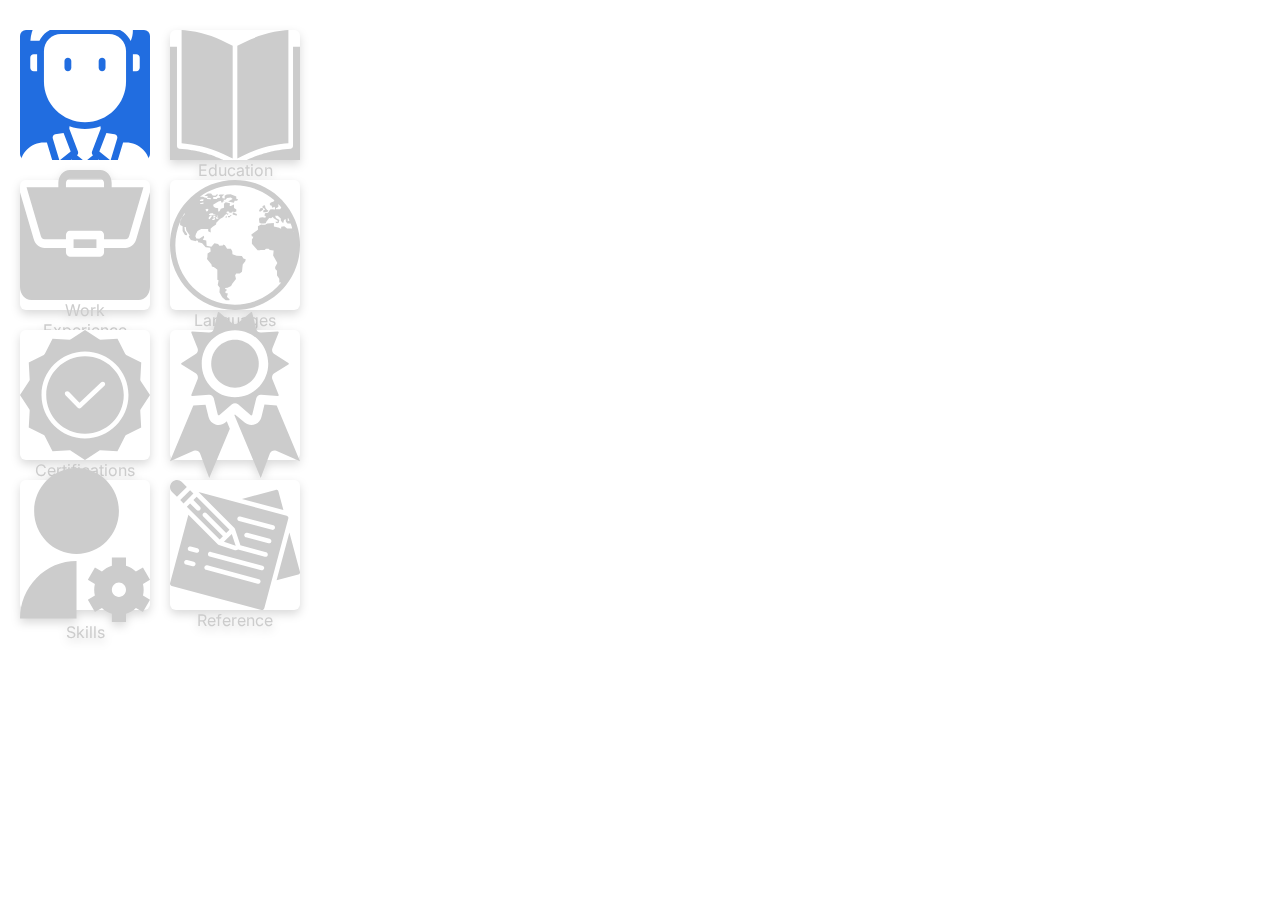
<file: index.html>
<!DOCTYPE html>
<html lang="en">
<head>
    <meta charset="UTF-8">
    <meta name="viewport" content="width=device-width, initial-scale=1.0">
    <title>Document</title>
    <link rel="stylesheet" href="style.css">

</head>
<body>
    <section>
        <div class="sidebar">
            <div class="contain">
                <div class="option" id="blue">
                    <img src="img/personalinfoW.svg" alt="personalinfoW">
                    <p>Personal Info</p>
                </div>
                <div class="option">
                    <img src="img/educationIcon.svg" alt="educationIcon">
                    <p>Education</p>
                </div>
                <div class="option">
                    <img src="img/workexperience.svg" alt="workexperience">
                    <p>Work Experience</p>
                </div>
                <div class="option">
                    <img src="img/languageIcon.svg" alt="languageIcon">
                    <p>Languages</p>
                </div>
                <div class="option">
                    <img src="img/certificationIcon.svg" alt="certificationIcon">
                    <p>Certifications</p>
                </div>
                <div class="option">
                    <img src="img/achievementIcon.svg" alt="achievementIcon">
                    <p>Achievements</p>
                </div>
                <div class="option">
                    <img src="img/skillsIcon.svg" alt="skillsIcon">
                    <p>Skills</p>
                </div>
                <div class="option">
                    <img src="img/referenceIcon.svg" alt="referenceIcon">
                    <p>Reference</p>
                </div>
            </div>
        </div>
    </section>
</body>
</html>
</file>
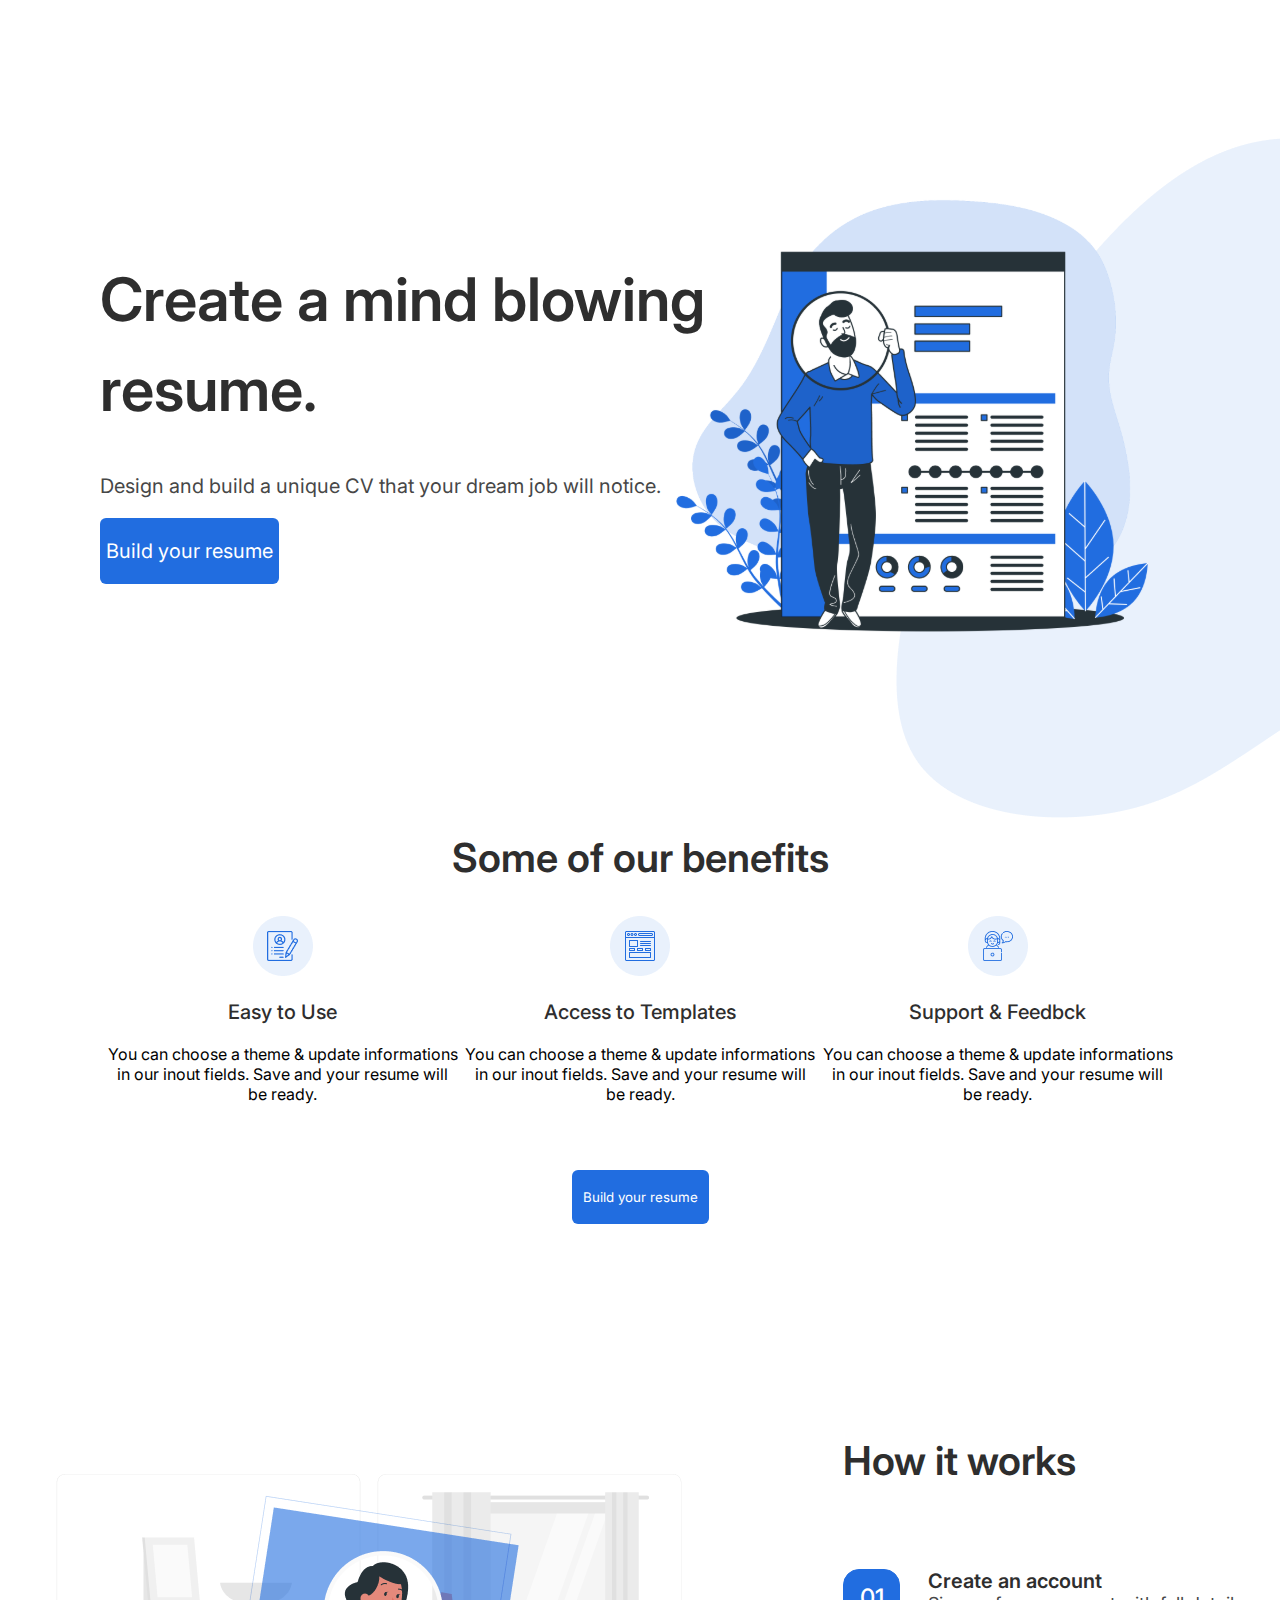
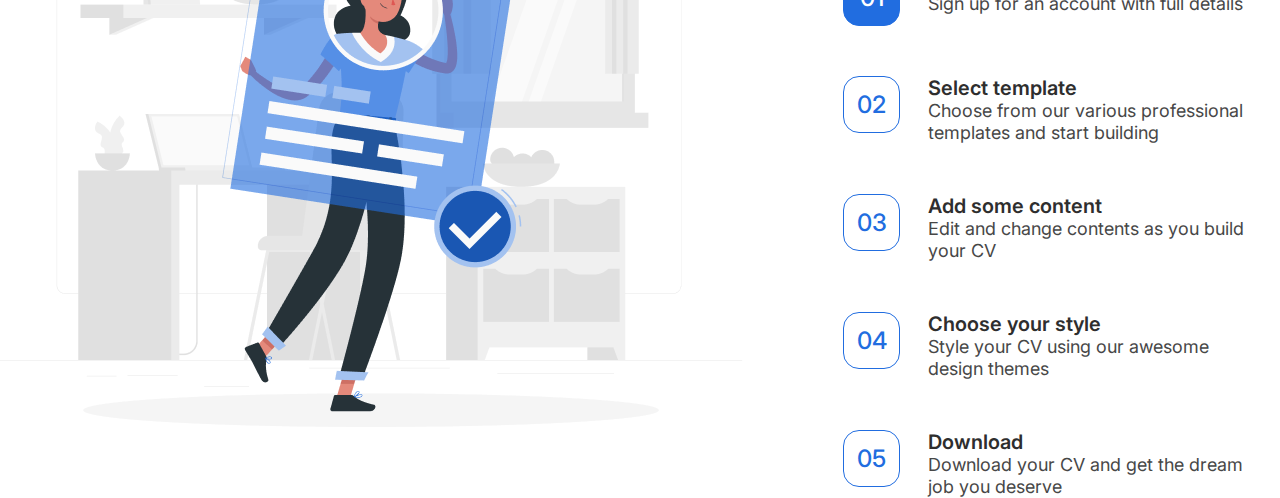
<file: Issue 3/index.html>
<!DOCTYPE html>
<html lang="en">
<head>
    <meta charset="UTF-8">
    <meta name="viewport" content="width=device-width, initial-scale=1.0">
    <link rel="stylesheet" href="body.css">
    <title>Document</title>
</head>
<body>
    <header>
        <div class="left">
            <h1>Create a mind blowing resume.</h1>
            <p>Design and build a unique CV that your dream job will notice.</p>
            <button><p> Build your resume</p></button>
        </div>
        <div class="right">
            <img class="bean" src="img/bean-1.png" alt="bean-1" />
            <img class="headerPic" src="img/Resume-bro 1.svg" alt="resume pic" />
        </div>
    </header>
    <section id="section1">
        <h2>Some of our benefits</h2>
        <div class="horizontal1">
            <div class="col1">
                <img src="img/phonebook.png" alt="easy to use" />
                <p class="head">Easy to Use</p>
                <p>You can choose a theme & update informations in our inout fields. Save and your resume will be ready.</p>
            </div>
            <div class="col1">
                <img src="img/template.png" alt="easy to use" />
                <p class="head">Access to Templates</p>
                <p>You can choose a theme & update informations in our inout fields. Save and your resume will be ready.</p>
            </div>
            <div class="col1">
                <img src="img/support.png" alt="easy to use" />
                <p class="head">Support & Feedbck</p>
                <p>You can choose a theme & update informations in our inout fields. Save and your resume will be ready.</p>
            </div>
        </div>
        <button> <p>Build your resume</p> </button>
    </section>
    <section id="section2">
        <div class="left2">
            <img src="img/Resume-rafiki.png" alt="Resume-rafiki" />
        </div>
        <div class="right2">
            <h2>How it works</h2>
            <div class="list2">
                <div class="contain2">
                    <div class="number" id="blue"><p>01</p></div>
                    <div class="text2">
                    <p class="head2">Create an account</p>
                    <p>Sign up for an account with full details</p>
                    </div>
                </div>
                <div class="contain2">
                    <div class="number"><p>02</p></div>
                    <div class="text2">
                    <p class="head2">Select template</p>
                    <p>Choose from our various professional templates and start building</p>
                    </div>
                </div>
                <div class="contain2">
                    <div class="number"><p>03</p></div>
                    <div class="text2">
                    <p class="head2">Add some content </p>
                    <p>Edit and change contents as you build your CV</p>
                    </div>
                </div>
                <div class="contain2">
                    <div class="number"><p>04</p></div>
                    <div class="text2">
                    <p class="head2">Choose your style</p>
                    <p>Style your CV using our awesome design themes</p>
                    </div>
                </div>
                <div class="contain2">
                    <div class="number"><p>05</p></div>
                    <div class="text2">
                    <p class="head2">Download</p>
                    <p>Download your CV and get the dream job you deserve</p>
                    </div>
                </div>
            </div>
        </div>
    </section>
</body>
</html>
</file>
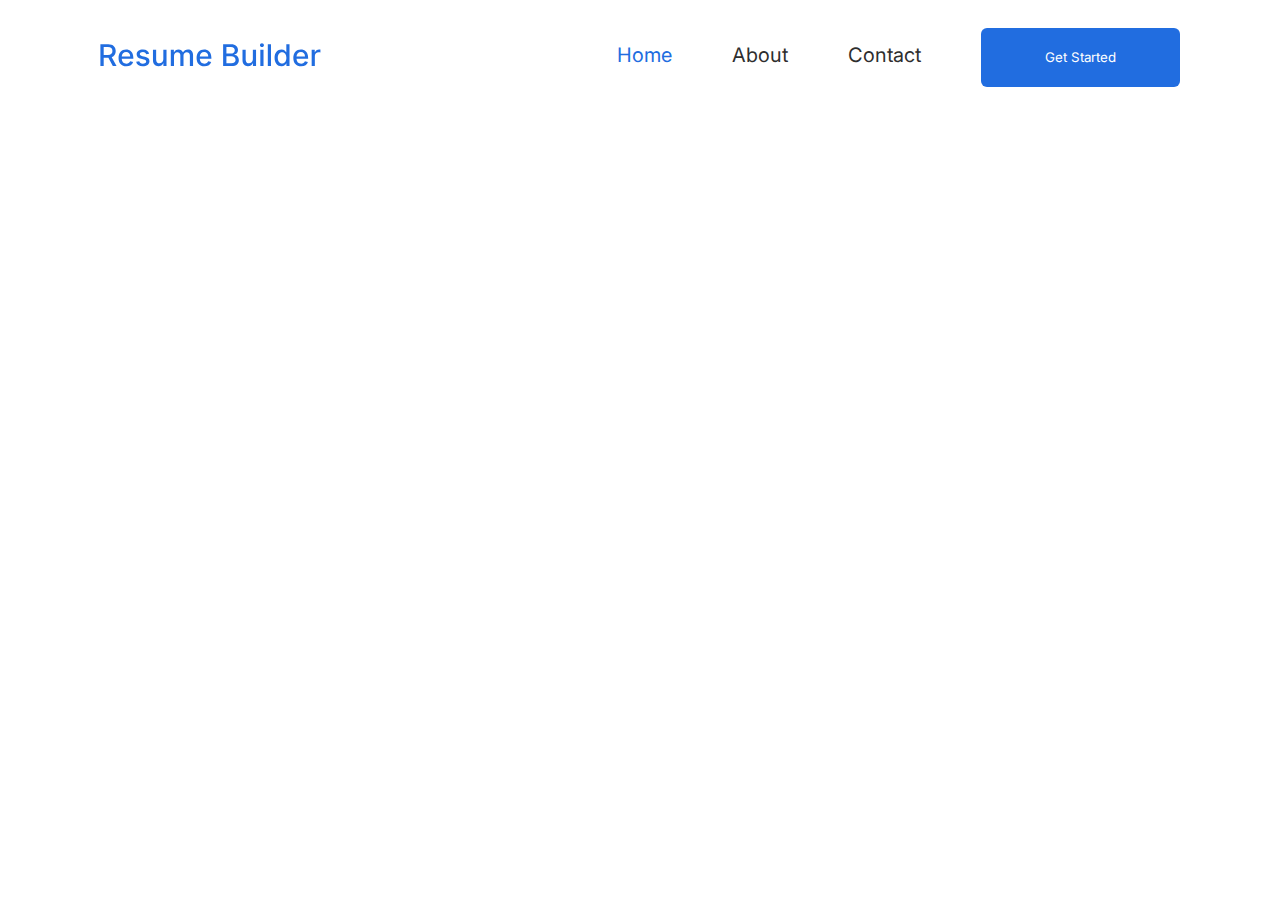
<file: navbar.html>
<!DOCTYPE html>
<html lang="en">
<head>
    <meta charset="UTF-8">
    <meta name="viewport" content="width=device-width, initial-scale=1.0">
    <title>Document</title>
    <link rel="stylesheet" href="navbar.css">
</head>
<body>
    <nav>
        <div class="logo">
            <img src="img/Resume Builder.svg" alt="logo">
        </div>
        <div class="nav-list">
                    <a href="#" id="blueNav">Home</a>
                    <a href="#">About</a>
                    <a href="#">Contact</a>
                    <button><p>Get Started</p></button>
        </div>
    </nav>
</body>
</html>
</file>
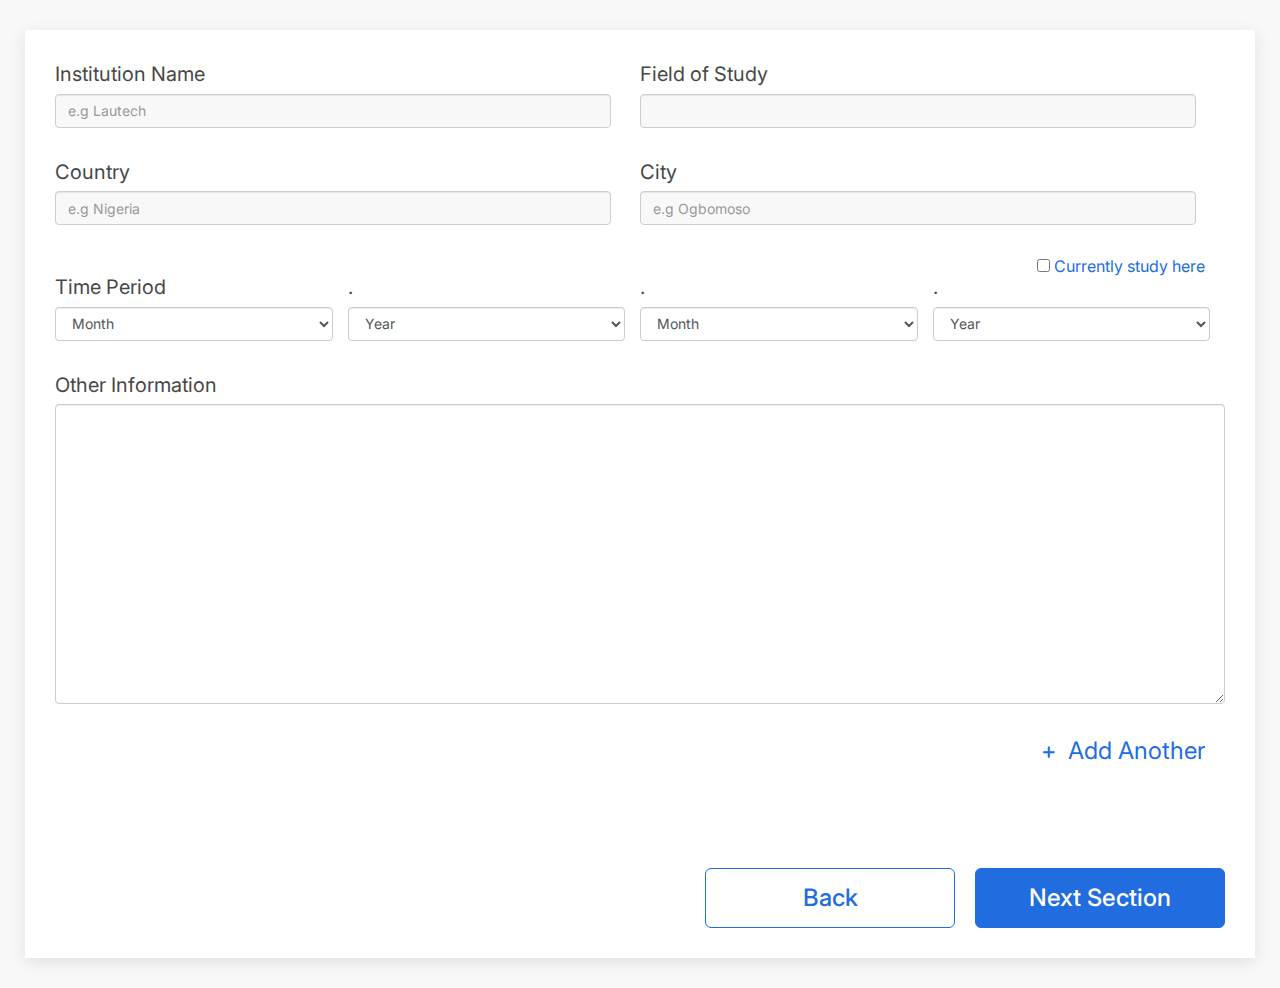
<file: Education/Education.html>
<!DOCTYPE html>
<html lang="en">
<head>
    <meta charset="UTF-8">
    <meta http-equiv="X-UA-Compatible" content="IE=edge">
    <meta name="viewport" content="width=device-width, initial-scale=1.0">
    <title>Education</title>
    <link href="https://fonts.googleapis.com/css2?family=Inter:wght@300;400;500;600&display=swap" rel="stylesheet">
    <link rel="stylesheet" href="css/bootstrap.min.css">
    <link rel="stylesheet" href="css/styles.css">
</head>
<body>
    <div class = "container-fluid content">
        <div class = "row">
            <div class = "col-12 main-content">
                <form>
                    <div class = "form-row">
                        <div class = "form-group col-xs-6 input-form">
                            <label for = "inputInstitutionName">Institution Name</label>
                            <input type = "text" class = "form-control" id = "inputInstitutionName" placeholder = "e.g Lautech">
                        </div>
                        <div class = "form-group col-xs-6 input-form">
                            <label for = "inputFieldName">Field of Study</label>
                            <input type = "text" class = "form-control" id = "inputFieldName">
                        </div>
                    </div>

                    <div class = "form-row">
                        <div class = "form-group col-xs-6 input-form">
                            <label for = "inputCountry">Country</label>
                            <input type = "text" class = "form-control" id = "inputCountry" placeholder = "e.g Nigeria">
                        </div>
    
                        <div class = "form-group col-xs-6 input-form">
                            <label for = "inputCity">City</label>
                            <input type = "text" class = "form-control" id = "inputCity" placeholder = "e.g Ogbomoso">
                        </div>
                    </div>
                    
                    <div class="form-group input-form check-input">
                        <input type="checkbox" class="form-check-input" id="checkPresent">
                        <label class="form-check-label" for="checkPresent">Currently study here</label>
                      </div>

                    <div class = "form-row">
                        <div class = "form-group input-form col-xs-3">
                            <label for = "inputStartMonth">Time Period</label>
                            <select id = "inputStartMonth" class = "form-control">
                                <option selected>Month</option>
                                <option>January</option>
                                <option>February</option>
                                <option>March</option>
                                <option>April</option>
                                <option>May</option>
                                <option>June</option>
                                <option>July</option>
                                <option>August</option>
                                <option>September</option>
                                <option>October</option>
                                <option>November</option>
                                <option>December</option>
                            </select>
                        </div>
                        <div class = "form-group input-form col-xs-3">
                            <label for = "inputStartYear">.</label>
                            <select id = "inputStartYear" class = "form-control">
                                <option selected>Year</option>
                                <option>2020</option>
                                <option>2019</option>
                                <option>2018</option>
                                <option>2017</option>
                                <option>2016</option>
                                <option>2015</option>
                                <option>2014</option>
                                <option>2013</option>
                                <option>2012</option>
                                <option>2011</option>
                                <option>2010</option>
                                <option>2009</option>
                                <option>2008</option>
                                <option>2007</option>
                                <option>2006</option>
                                <option>2005</option>
                                <option>2004</option>
                                <option>2003</option>
                                <option>2002</option>
                                <option>2001</option>
                                <option>2000</option>
                                <option>1999</option>
                                <option>1998</option>
                                <option>1997</option>
                                <option>1996</option>
                                <option>1995</option>
                                <option>1994</option>
                                <option>1993</option>
                                <option>1992</option>
                                <option>1991</option>
                                <option>1990</option>
                            </select>
                        </div>
                        
                        <div class = "form-group input-form col-xs-3">
                            <label for = "inputStartMonth">.</label>
                            <select id = "inputStartMonth" class = "form-control">
                                <option selected>Month</option>
                                <option>January</option>
                                <option>February</option>
                                <option>March</option>
                                <option>April</option>
                                <option>May</option>
                                <option>June</option>
                                <option>July</option>
                                <option>August</option>
                                <option>September</option>
                                <option>October</option>
                                <option>November</option>
                                <option>December</option>
                            </select>
                        </div>
                        <div class = "form-group input-form
                         col-xs-3">
                            <label for = "inputStartYear">.
                            </label>
                            <select id = "inputStartYear" class = "form-control">
                                <option selected>Year</option>
                                <option>2020</option>
                                <option>2019</option>
                                <option>2018</option>
                                <option>2017</option>
                                <option>2016</option>
                                <option>2015</option>
                                <option>2014</option>
                                <option>2013</option>
                                <option>2012</option>
                                <option>2011</option>
                                <option>2010</option>
                                <option>2009</option>
                                <option>2008</option>
                                <option>2007</option>
                                <option>2006</option>
                                <option>2005</option>
                                <option>2004</option>
                                <option>2003</option>
                                <option>2002</option>
                                <option>2001</option>
                                <option>2000</option>
                                <option>1999</option>
                                <option>1998</option>
                                <option>1997</option>
                                <option>1996</option>
                                <option>1995</option>
                                <option>1994</option>
                                <option>1993</option>
                                <option>1992</option>
                                <option>1991</option>
                                <option>1990</option>
                            </select>
                        </div>
                    </div>

                    <div class="form-group input-form">
                        <label for="inputOtherInfo">Other Information</label>
                        <textarea class="form-control" id="inputOtherInfo" rows="8"></textarea>
                      </div>
                </form>

                <div class = "add-item">
                    <a class = "addItem" href = "#"><span class = "plus">+</span>&nbsp; Add Another</a>
                </div>

                <div class = "buttons">
                    <a class = "previous" href = "#">Back</a>
                    <a class = "next" href = "#">Next Section</a>
                </div>
            </div>
        </div>
    </div>


    <!-- jQuery (Bootstrap JS plugins depend on it) -->
    <script src="js/jquery-2.1.4.min.js"></script>
    <script src="js/bootstrap.min.js"></script>
    <script src="js/script.js"></script>
</body>
</html>
</file>
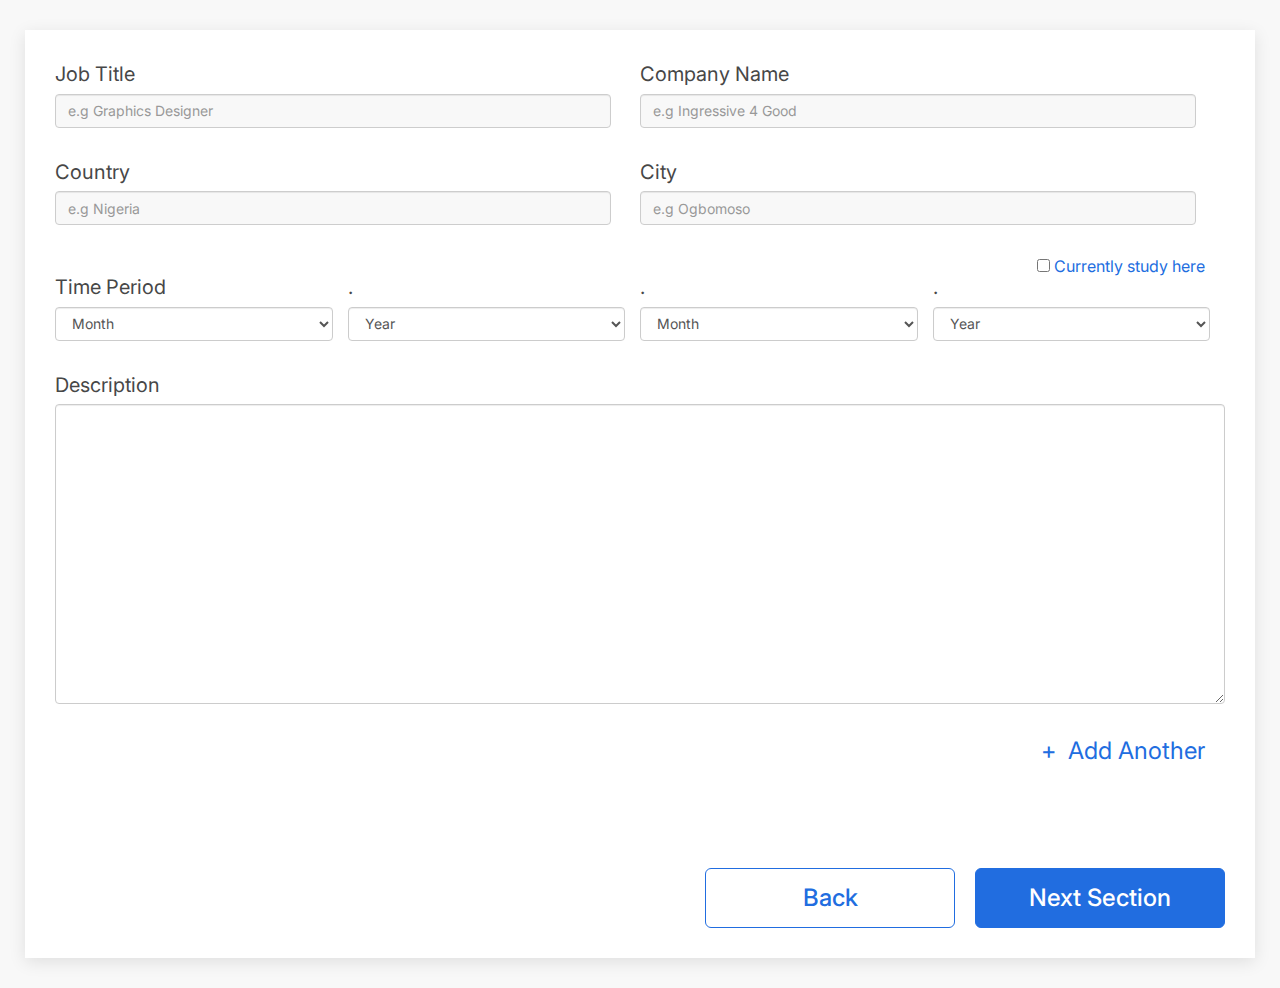
<file: Experience/Experience.html>
<!DOCTYPE html>
<html lang="en">
<head>
    <meta charset="UTF-8">
    <meta http-equiv="X-UA-Compatible" content="IE=edge">
    <meta name="viewport" content="width=device-width, initial-scale=1.0">
    <title>Experience</title>
    <link href="https://fonts.googleapis.com/css2?family=Inter:wght@300;400;500;600&display=swap" rel="stylesheet">
    <link rel="stylesheet" href="css/bootstrap.min.css">
    <link rel="stylesheet" href="css/styles.css">
</head>
<body>
    <div class = "container-fluid content">
        <div class = "row">
            <div class = "col-12 main-content">
                <form>
                    <div class = "form-row">
                        <div class = "form-group col-xs-6 input-form">
                            <label for = "inputJobTitle">Job Title</label>
                            <input type = "text" class = "form-control" id = "inputJobTitle" placeholder = "e.g Graphics Designer">
                        </div>
                        <div class = "form-group col-xs-6 input-form">
                            <label for = "inputCompanyName">Company Name</label>
                            <input type = "text" class = "form-control" id = "inputCompanyName" placeholder = "e.g Ingressive 4 Good">
                        </div>
                    </div>

                    <div class = "form-row">
                        <div class = "form-group col-xs-6 input-form">
                            <label for = "inputCountry">Country</label>
                            <input type = "text" class = "form-control" id = "inputCountry" placeholder = "e.g Nigeria">
                        </div>
    
                        <div class = "form-group col-xs-6 input-form">
                            <label for = "inputCity">City</label>
                            <input type = "text" class = "form-control" id = "inputCity" placeholder = "e.g Ogbomoso">
                        </div>
                    </div>

                    
                    <div class="form-group input-form check-input">
                        <input type="checkbox" class="form-check-input" id="checkPresent">
                        <label class="form-check-label" for="checkPresent">Currently study here</label>
                      </div>

                    <div class = "form-row">
                        <div class = "form-group input-form col-xs-3">
                            <label for = "inputStartMonth">Time Period</label>
                            <select id = "inputStartMonth" class = "form-control">
                                <option selected>Month</option>
                                <option>January</option>
                                <option>February</option>
                                <option>March</option>
                                <option>April</option>
                                <option>May</option>
                                <option>June</option>
                                <option>July</option>
                                <option>August</option>
                                <option>September</option>
                                <option>October</option>
                                <option>November</option>
                                <option>December</option>
                            </select>
                        </div>
                        <div class = "form-group input-form col-xs-3">
                            <label for = "inputStartYear">.</label>
                            <select id = "inputStartYear" class = "form-control">
                                <option selected>Year</option>
                                <option>2020</option>
                                <option>2019</option>
                                <option>2018</option>
                                <option>2017</option>
                                <option>2016</option>
                                <option>2015</option>
                                <option>2014</option>
                                <option>2013</option>
                                <option>2012</option>
                                <option>2011</option>
                                <option>2010</option>
                                <option>2009</option>
                                <option>2008</option>
                                <option>2007</option>
                                <option>2006</option>
                                <option>2005</option>
                                <option>2004</option>
                                <option>2003</option>
                                <option>2002</option>
                                <option>2001</option>
                                <option>2000</option>
                                <option>1999</option>
                                <option>1998</option>
                                <option>1997</option>
                                <option>1996</option>
                                <option>1995</option>
                                <option>1994</option>
                                <option>1993</option>
                                <option>1992</option>
                                <option>1991</option>
                                <option>1990</option>
                            </select>
                        </div>
                        
                        <div class = "form-group input-form col-xs-3">
                            <label for = "inputStartMonth">.</label>
                            <select id = "inputStartMonth" class = "form-control">
                                <option selected>Month</option>
                                <option>January</option>
                                <option>February</option>
                                <option>March</option>
                                <option>April</option>
                                <option>May</option>
                                <option>June</option>
                                <option>July</option>
                                <option>August</option>
                                <option>September</option>
                                <option>October</option>
                                <option>November</option>
                                <option>December</option>
                            </select>
                        </div>
                        <div class = "form-group input-form
                         col-xs-3">
                            <label for = "inputStartYear">.
                            </label>
                            <select id = "inputStartYear" class = "form-control">
                                <option selected>Year</option>
                                <option>2020</option>
                                <option>2019</option>
                                <option>2018</option>
                                <option>2017</option>
                                <option>2016</option>
                                <option>2015</option>
                                <option>2014</option>
                                <option>2013</option>
                                <option>2012</option>
                                <option>2011</option>
                                <option>2010</option>
                                <option>2009</option>
                                <option>2008</option>
                                <option>2007</option>
                                <option>2006</option>
                                <option>2005</option>
                                <option>2004</option>
                                <option>2003</option>
                                <option>2002</option>
                                <option>2001</option>
                                <option>2000</option>
                                <option>1999</option>
                                <option>1998</option>
                                <option>1997</option>
                                <option>1996</option>
                                <option>1995</option>
                                <option>1994</option>
                                <option>1993</option>
                                <option>1992</option>
                                <option>1991</option>
                                <option>1990</option>
                            </select>
                        </div>
                    </div>

                    <div class="form-group input-form">
                        <label for="inputDescription">Description</label>
                        <textarea class="form-control" id="inputDescription" rows="8"></textarea>
                      </div>
                </form>

                <div class = "add-item">
                    <a class = "addItem" href = "#"><span class = "plus">+</span>&nbsp; Add Another</a>
                </div>

                <div class = "buttons">
                    <a class = "previous" href = "#">Back</a>
                    <a class = "next" href = "#">Next Section</a>
                </div>
            </div>
        </div>
    </div>


    <!-- jQuery (Bootstrap JS plugins depend on it) -->
    <script src="js/jquery-2.1.4.min.js"></script>
    <script src="js/bootstrap.min.js"></script>
    <script src="js/script.js"></script>
</body>
</html>
</file>
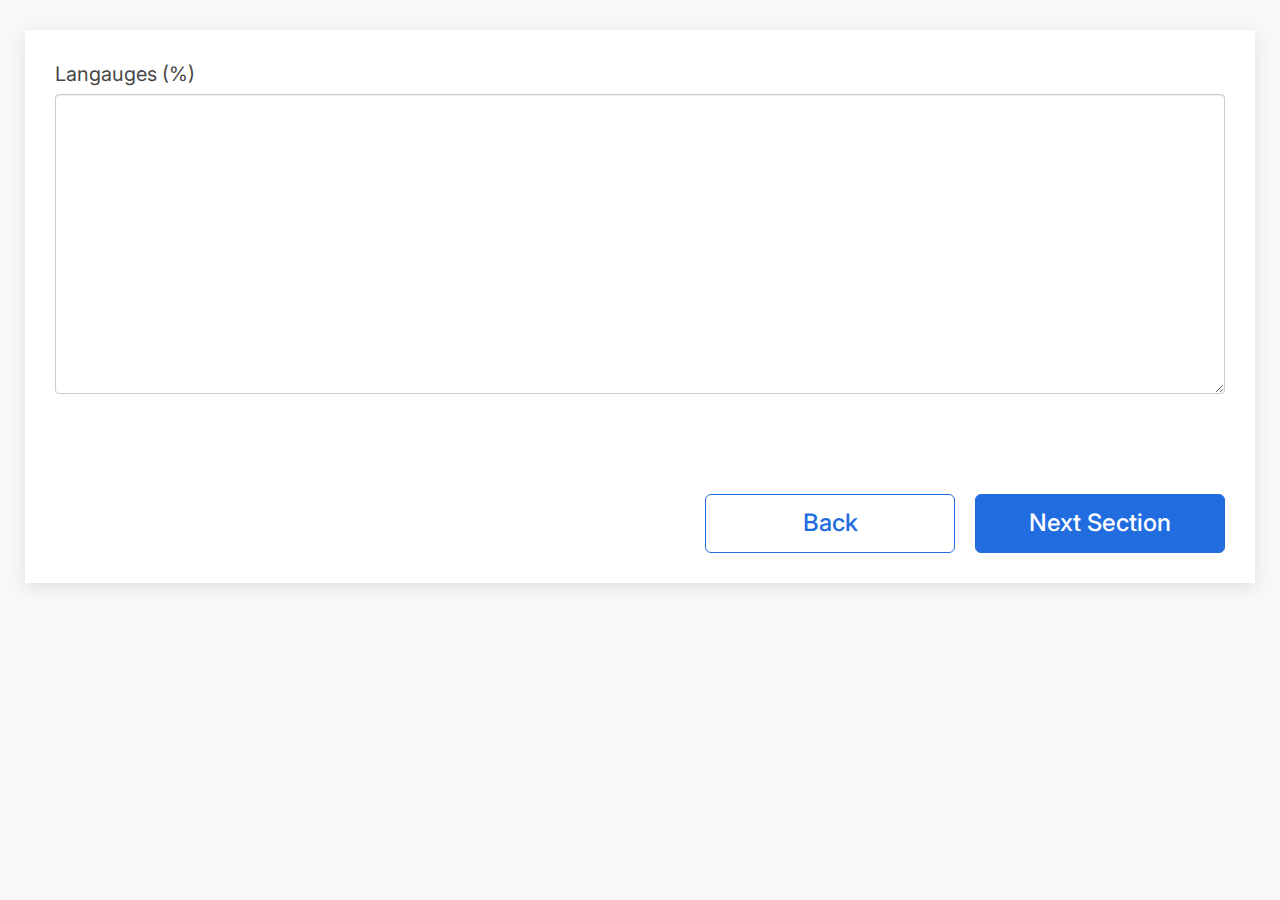
<file: Languages/Languages.html>
<!DOCTYPE html>
<html lang="en">
<head>
    <meta charset="UTF-8">
    <meta http-equiv="X-UA-Compatible" content="IE=edge">
    <meta name="viewport" content="width=device-width, initial-scale=1.0">
    <title>Languages</title>
    <link href="https://fonts.googleapis.com/css2?family=Inter:wght@300;400;500;600&display=swap" rel="stylesheet">
    <link rel="stylesheet" href="css/bootstrap.min.css">
    <link rel="stylesheet" href="css/styles.css">
</head>
<body>
    <div class = "container-fluid content">
        <div class = "row">
            <div class = "col-12 main-content">
                <form>
                    <div class="form-group input-form">
                        <label for="inputLanguages">Langauges (%)</label>
                        <textarea class="form-control" id="inputLanguages" rows="8"></textarea>
                      </div>
                </form>

                <div class = "buttons">
                    <a class = "previous" href = "#">Back</a>
                    <a class = "next" href = "#">Next Section</a>
                </div>
            </div>
        </div>
    </div>

    <!-- jQuery (Bootstrap JS plugins depend on it) -->
    <script src="js/jquery-2.1.4.min.js"></script>
    <script src="js/bootstrap.min.js"></script>
    <script src="js/script.js"></script>
</body>
</html>
</file>
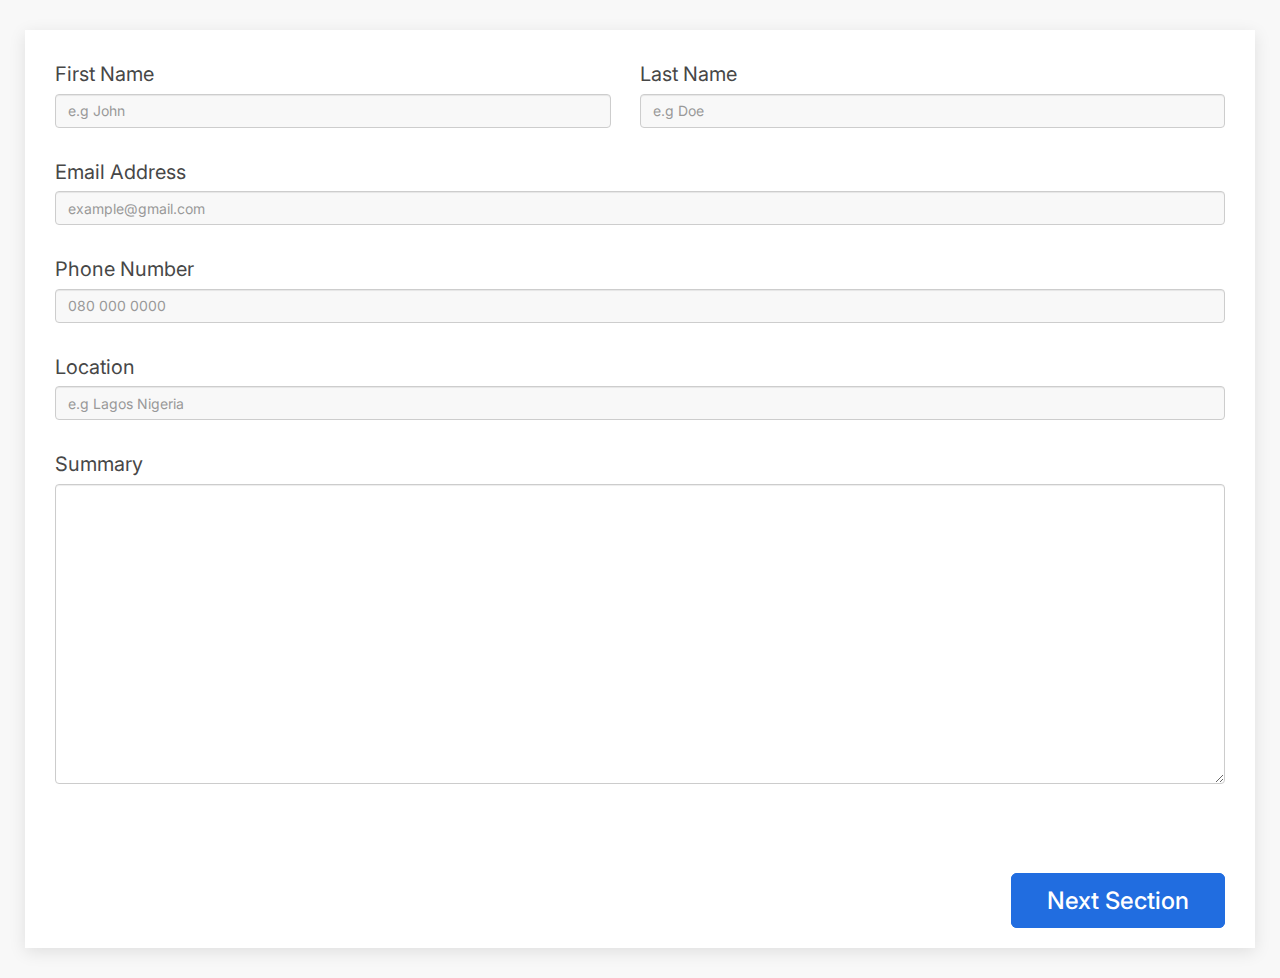
<file: Personal-Information/Personal-Info.html>
<!DOCTYPE html>
<html lang="en">
<head>
    <meta charset="UTF-8">
    <meta http-equiv="X-UA-Compatible" content="IE=edge">
    <meta name="viewport" content="width=device-width, initial-scale=1.0">
    <title>Personal Information</title>
    <link href="https://fonts.googleapis.com/css2?family=Inter:wght@300;400;500;600&display=swap" rel="stylesheet">
    <link rel="stylesheet" href="css/bootstrap.min.css">
    <link rel="stylesheet" href="css/styles.css">
</head>
<body>
    <div class = "container-fluid content">
        <div class = "row">
            <div class = "col-12 main-content">
                <form>
                    <div class = "form-row">
                        <div class = "form-group col-xs-6 input-form">
                            <label for = "inputFirstName">First Name</label>
                            <input type = "text" class = "form-control" id = "inputFirstName" placeholder = "e.g John">
                        </div>
                        <div class = "form-group col-xs-6 input-form">
                            <label for = "inputLastName">Last Name</label>
                            <input type = "text" class = "form-control" id = "inputLastName" placeholder = "e.g Doe">
                        </div>
                    </div>

                    <div class = "form-group input-form">
                        <label for = "inputEmail">Email Address</label>
                        <input type = "email" class = "form-control" id = "inputEmail" placeholder = "example@gmail.com">
                    </div>

                    <div class = "form-group input-form">
                        <label for = "inputPhoneNumber">Phone Number</label>
                        <input type = "tel" class = "form-control" id = "inputPhoneNumber" placeholder = "080 000 0000">
                    </div>

                    <div class = "form-group input-form">
                        <label for = "inputLocation">Location</label>
                        <input type = "text" class = "form-control" id = "inputLocation" placeholder = "e.g Lagos Nigeria">
                    </div>

                    <div class="form-group input-form">
                        <label for="inputProfSummary">Summary</label>
                        <textarea class="form-control" id="inputProfSummary" rows="8"></textarea>
                      </div>
                </form>

                <div class = "button">
                    <a class = "next" href = "#">Next Section</a>
                </div>
            </div>
        </div>
    </div>


    <!-- jQuery (Bootstrap JS plugins depend on it) -->
    <script src="js/jquery-2.1.4.min.js"></script>
    <script src="js/bootstrap.min.js"></script>
    <script src="js/script.js"></script>
</body>
</html>
</file>
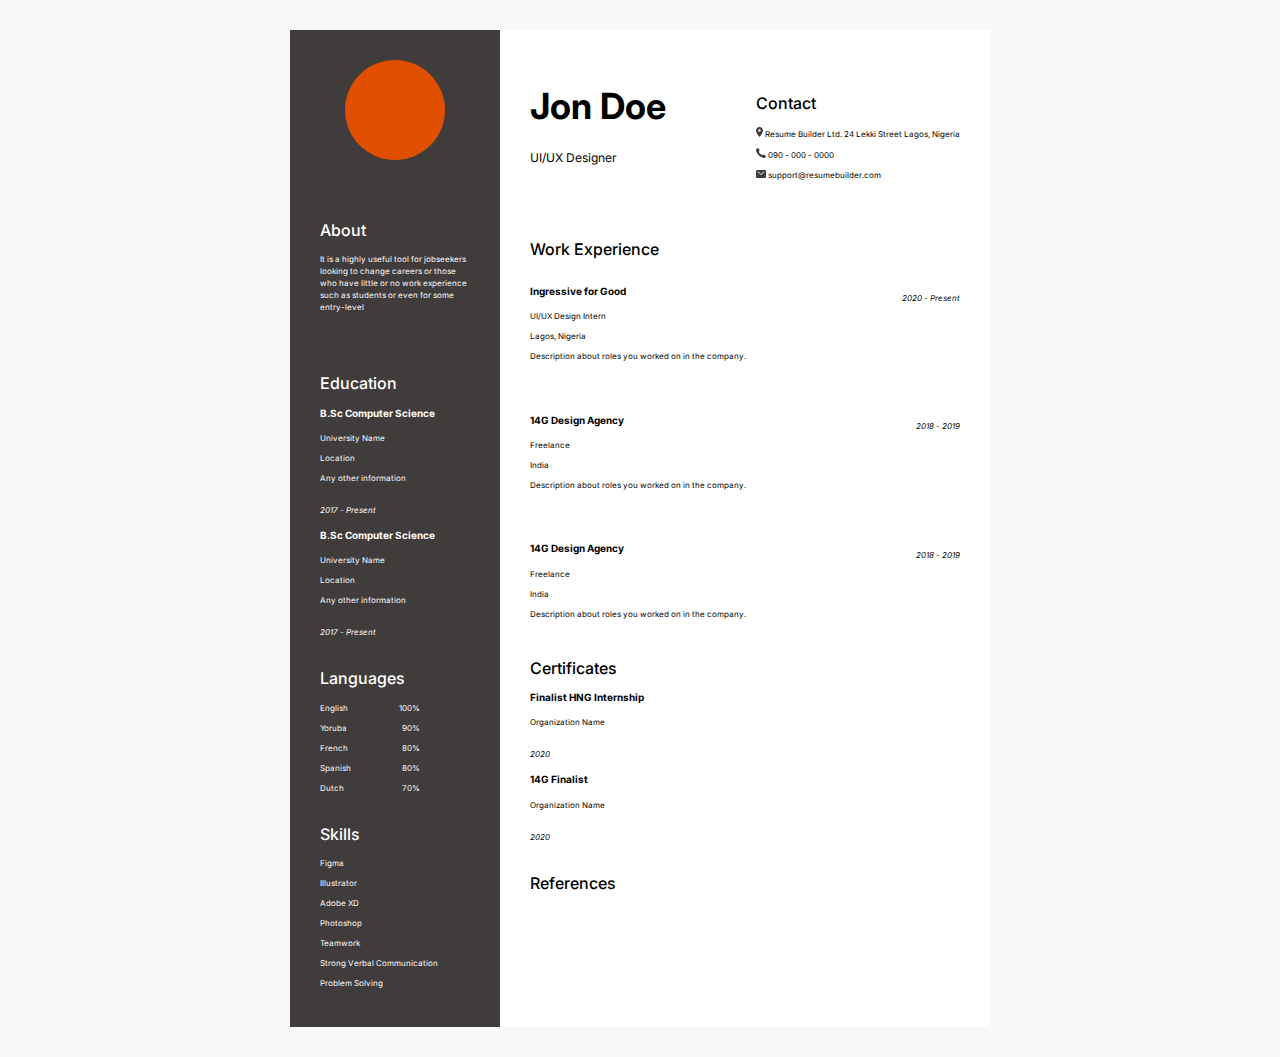
<file: Resume-template/resume.html>
<!DOCTYPE html>
<html lang="en">
<head>
    <meta charset="UTF-8">
    <meta name="viewport" content="width=device-width, initial-scale=1.0">
    <link href="https://fonts.googleapis.com/css2?family=Inter:wght@300;400;500;600&display=swap" rel="stylesheet">
    <link rel = "stylesheet" href = "resume.css" />
    <title>Resume Template</title>
</head>
<body>
    <div class = "container">
        <div class = "left-container">
            <div class = "img-profile">
                <img src = "IMG_3974.JPG" alt = "profile picture" />
            </div>
            <div class = "about">
                <h2>About</h2>
                <p>It is a highly useful tool for jobseekers looking to change careers or those who have little  or no work experience such as students or even for some entry-level</p>
            </div>
            <div class = "education">
                <h2>Education</h2>

                <div class = "edu-item">
                    <h4>B.Sc Computer Science</h4>
                    <p>University Name</p>
                    <p>Location</p>
                    <p>Any other information</p>

                    <p><em>2017 - Present</em></p>
                </div>
                <div class = "edu-item">
                    <h4>B.Sc Computer Science</h4>
                    <p>University Name</p>
                    <p>Location</p>
                    <p>Any other information</p>

                    <p><em>2017 - Present</em></p>
                </div>
            </div>
            <div class = "languages">
                <h2>Languages</h2>
                <p>
                    <span class = "language">English</span>
                    <span class = "percentage">100%</span>
                </p>
                <p>
                    <span class = "language">Yoruba</span>
                    <span class = "percentage">90%</span>
                </p>
                <p>
                    <span class = "language">French</span>
                    <span class = "percentage">80%</span>
                </p>
                <p>
                    <span class = "language">Spanish</span>
                    <span class = "percentage">80%</span>
                </p>
                <p>
                    <span class = "language">Dutch</span>
                    <span class = "percentage">70%</span>
                </p>
            </div>

            <div class = "skills">
                <h2>Skills</h2>
                <p>Figma</p>
                <p>Illustrator</p>
                <p>Adobe XD</p>
                <p>Photoshop</p>
                <p>Teamwork</p>
                <p>Strong Verbal Communication</p>
                <p>Problem Solving</p>
            </div>
        </div>
        <div class = "right-container">
            <div class = "personal-info">
                <div class = "name-info">
                    <h1>Jon Doe</h1>
                    <p class = "profession">
                        UI/UX Designer
                    </p>
                </div>
                <div class = "contact-info">
                    <h2>Contact</h2>
                    <p>
                        <span class = "contact-icon">
                            <svg width="7" height="10" viewBox="0 0 7 10" fill="none" xmlns="http://www.w3.org/2000/svg">
                                <path d="M3.5 0C1.565 0 0 1.565 0 3.5C0 6.125 3.5 10 3.5 10C3.5 10 7 6.125 7 3.5C7 1.565 5.435 0 3.5 0ZM3.5 4.75C3.16848 4.75 2.85054 4.6183 2.61612 4.38388C2.3817 4.14946 2.25 3.83152 2.25 3.5C2.25 3.16848 2.3817 2.85054 2.61612 2.61612C2.85054 2.3817 3.16848 2.25 3.5 2.25C3.83152 2.25 4.14946 2.3817 4.38388 2.61612C4.6183 2.85054 4.75 3.16848 4.75 3.5C4.75 3.83152 4.6183 4.14946 4.38388 4.38388C4.14946 4.6183 3.83152 4.75 3.5 4.75Z" fill="#413C3C"/>
                                </svg>
                                
                        </span>
                        <span class = "contact-text">Resume Builder Ltd. 24 Lekki Street Lagos, Nigeria</span>
                    </p>
                    <p>
                        <span class = "contact-icon"><svg width="10" height="10" viewBox="0 0 10 10" fill="none" xmlns="http://www.w3.org/2000/svg">
                            <path d="M4.15671 5.83966C4.76968 6.47464 5.51136 6.96488 6.32965 7.27595L7.43667 6.3764C7.46949 6.35332 7.50841 6.34096 7.54826 6.34096C7.58811 6.34096 7.62702 6.35332 7.65984 6.3764L9.71532 7.72873C9.79336 7.77664 9.85942 7.84242 9.90828 7.92087C9.95714 7.99933 9.98747 8.08831 9.99686 8.18079C10.0063 8.27327 9.99447 8.36672 9.96243 8.45375C9.93039 8.54078 9.87896 8.61901 9.81223 8.68225L8.84908 9.65377C8.71115 9.79294 8.54163 9.89508 8.35563 9.95106C8.16964 10.007 7.97297 10.0151 7.78317 9.97462C5.88984 9.57531 4.14471 8.64013 2.74724 7.27595C1.38078 5.89821 0.435193 4.14516 0.0251901 2.22945C-0.0153128 2.03864 -0.00685928 1.84038 0.0497314 1.65388C0.106322 1.46738 0.209131 1.29898 0.348195 1.16498L1.34657 0.181467C1.40835 0.116635 1.4837 0.0669158 1.56696 0.036032C1.65023 0.00514819 1.73926 -0.00610001 1.82738 0.00312967C1.91551 0.0123594 2.00045 0.0418278 2.07584 0.0893283C2.15123 0.136829 2.21512 0.201131 2.26273 0.277419L3.63109 2.34939C3.6547 2.38193 3.66744 2.42135 3.66744 2.46184C3.66744 2.50233 3.6547 2.54175 3.63109 2.57428L2.72962 3.68073C3.04252 4.49961 3.53 5.23709 4.15671 5.83966Z" fill="#413C3C"/>
                            </svg>
                        </span>
                        <span class = "contact-text">
                            090 - 000 - 0000
                        </span>
                    </p>
                    <p>
                        <span class = "contact-icon">
                            <svg width="10" height="8" viewBox="0 0 10 8" fill="none" xmlns="http://www.w3.org/2000/svg">
                                <path d="M8.75 0H1.25C0.918588 0.00036096 0.600852 0.134567 0.366508 0.373172C0.132164 0.611776 0.000354515 0.93529 0 1.27273V6.72727C0.000354515 7.06471 0.132164 7.38822 0.366508 7.62683C0.600852 7.86543 0.918588 7.99964 1.25 8H8.75C9.08141 7.99964 9.39915 7.86543 9.63349 7.62683C9.86784 7.38822 9.99965 7.06471 10 6.72727V1.27273C9.99965 0.93529 9.86784 0.611776 9.63349 0.373172C9.39915 0.134567 9.08141 0.00036096 8.75 0ZM8.43348 2.10523L5.2192 4.65068C5.15652 4.70029 5.07939 4.72723 5 4.72723C4.92061 4.72723 4.84348 4.70029 4.7808 4.65068L1.56652 2.10523C1.52875 2.07619 1.49703 2.0398 1.4732 1.99817C1.44937 1.95654 1.4339 1.91051 1.42769 1.86274C1.42148 1.81497 1.42466 1.76643 1.43704 1.71992C1.44942 1.67341 1.47075 1.62988 1.4998 1.59184C1.52885 1.5538 1.56503 1.52202 1.60625 1.49834C1.64746 1.47466 1.69289 1.45956 1.73988 1.45391C1.78688 1.44826 1.83451 1.45218 1.88001 1.46544C1.92551 1.4787 1.96796 1.50103 2.00491 1.53114L5 3.90295L7.99509 1.53114C8.06998 1.47355 8.16413 1.44829 8.25717 1.46083C8.35021 1.47336 8.43466 1.52268 8.49227 1.59812C8.54987 1.67356 8.576 1.76905 8.565 1.86395C8.554 1.95884 8.50675 2.04552 8.43348 2.10523Z" fill="#413C3C"/>
                                </svg>
                                
                        </span>
                        <span class = "contact-text">
                            support@resumebuilder.com
                        </span>
                    </p>
                </div>
            </div>
            <div class = "work-experience">
                <h2>Work Experience</h2>
                <div class = "work-item">
                    <div class = "work-left">
                        <h4>Ingressive for Good</h4>
                        <p>UI/UX Design Intern</p>
                        <p>Lagos, Nigeria</p>
                        <p>Description about roles you worked on in the company.</p>
                    </div>
                    <div class = "work-right">
                        <p><em>2020 - Present</em></p>
                    </div>
                </div>
                <div class = "work-item">
                    <div class = "work-left">
                        <h4>14G Design Agency</h4>
                        <p>Freelance</p>
                        <p>India</p>
                        <p>Description about roles you worked on in the company.</p>
                    </div>
                    <div class = "work-right">
                        <p><em>2018 - 2019</em></p>
                    </div>
                </div>
                <div class = "work-item">
                    <div class = "work-left">
                        <h4>14G Design Agency</h4>
                        <p>Freelance</p>
                        <p>India</p>
                        <p>Description about roles you worked on in the company.</p>
                    </div>
                    <div class = "work-right">
                        <p><em>2018 - 2019</em></p>
                    </div>
                </div>
            </div>
            <div class = "certificates">
                <h2>Certificates</h2>
                <div class = "cert-item">
                    <div class = "cert-left">
                        <h4>Finalist HNG Internship</h4>
                        <p>Organization Name</p>
                    </div>
                    <div class = "cert-right">
                        <p><em>2020</em></p>
                    </div>
                </div>
                <div class = "cert-item">
                    <div class = "cert-left">
                        <h4>14G Finalist</h4>
                        <p>Organization Name</p>
                    </div>
                    <div class = "cert-right">
                        <p><em>2020</em></p>
                    </div>
                </div>
            </div>
            <div class = "reference">
                <h2>References</h2>
            </div>
        </div>
    </div>
</body>
</html>
</file>
<file: style.css>
@import url('https://fonts.googleapis.com/css2?family=Inter&display=swap');
*{
    font-family: 'Inter';
}
body{
    margin: 0px;
    padding: 0px;
    box-sizing: border-box;
}
.sidebar{
    width: 280px;
    height: auto;
    padding: 20px 10px;
}
.contain{
    width: 350px;
    display: flex;
    flex-wrap: wrap;
}
#blue{
    background: #216DE0;
    color: white;
    filter: none;
}
.contain .option{
    width: 130px;
    height: 130px;
    background: #FFFFFF;
    border-radius: 6px;
    text-align: center;
    color: #CCCCCC;
    display: flex;
    flex-direction: column;
    justify-content: center;
    align-content: center;
    margin: 10px 10px;
    filter: drop-shadow(0px 4px 5px rgba(0, 0, 0, 0.15));
}
.contain .option img{
    margin-top: 20px;
}
.contain .option p{
    width: 105px;
    margin: auto;
}

@media (max-width: 770px){
    .sidebar{
        display: none;
    }
}
</file>
<file: Issue 3/body.css>
@import url('https://fonts.googleapis.com/css2?family=Inter&display=swap');
*{
    font-family: 'Inter';
}
body{
    margin: 0;
    padding: 0;
    box-sizing: border-box;
}

header{
    display: flex;
}
.left{
    margin-top: 214px;
    margin-left: 100px;
}
.left h1{
    width: 674px;
    font-weight: 600;
    font-size: 60px;
    line-height: 90px;
    color: #2E2E2E;
}
.left p{
    font-size: 20px;
    line-height: 24px;
    color: #474747;
}
header .left button{
    background: #216DE0;
    border-radius: 6px;
    border: none;
    outline: none;
}
header .left button p{
    /* padding: 10px; */
    color: white;
}
.right .headerPic{
    position: absolute;
    top: 131px;
    right: 70px;
}
.right .bean{
    position: absolute;
    top: 101px;
    right: 0px;
}
.horizontal1{
    display: flex;
    justify-content: space-evenly;
}
.horizontal1 .col1{
    text-align: center;
    width: 350px;
}
.horizontal1 .col1 .head{
    font-weight: 500;
    font-size: 20px;
    line-height: 24px;
    color: #2E2E2E;
}
.col1 .head p{
    font-weight: normal;
    font-size: 18px;
    line-height: 27px;
    text-align: center;
    color: #474747;
}
#section1{
    margin: 250px 100px ;
    text-align: center;
}
#section1 h2{
    font-weight: 600;
    font-size: 40px;
    line-height: 48px;
    color: #2E2E2E;
}
#section1 button{
    background: #216DE0;
    border-radius: 6px;
    border: none;
    outline: none;
    margin-top: 50px;
}
#section1 button p{
    color: white;
    padding: 5px;
}
#section2{
    display: flex;
}
#section2 .right2 h2{
    font-style: normal;
    font-weight: 600;
    font-size: 40px;
    line-height: 48px;
    color: #2E2E2E;
}
.right2{
    margin-left: 100px;
    margin-top: -70px;
}
.list2{
    display: flex;
    flex-direction: column;
}
.contain2{
    display: flex;
    margin-top: 50px;
}
#blue{
    background: #216DE0;
    color: white;
}
.contain2 .number{
    border: 1px solid #216DE0;
    border-radius: 16px;
    width: 55px;
    height: 55px;
    text-align: center;
    color: #216DE0;
}
.contain2 .number p{
    font-weight: 500;
    font-size: 24px;
    margin: 13px;
}
.text2{
    margin-left: 28px;
    border: 0px;
}
.text2 .head2{
    font-weight: 600;
    font-size: 20px;
    line-height: 24px;
    color: #2E2E2E;
    margin: 0px;
}
.text2 p{
    font-style: normal;
    font-weight: normal;
    font-size: 18px;
    line-height: 22px;
    color: #474747;
    margin: 0px;
    width: 335px;
}
</file>
<file: navbar.css>
@import url('https://fonts.googleapis.com/css2?family=Inter&display=swap');
*{
    font-family: 'Inter';
}
body{
    margin: 0;
    padding: 0;
    box-sizing: border-box;
}
nav{
    display: flex;
    justify-content: space-between;
    padding: 43px 100px;
}
nav .nav-list{
    display: flex;
    justify-content: space-between;
}
nav .nav-list a {
    padding-right: 60px;
    font-size: 20px;
    line-height: 24px;
    color: #2E2E2E;
    text-decoration: none;
}
nav .nav-list button{
    margin: -15px 0px;
    background: #216DE0;
    border-radius: 6px;
    border: none;
    outline: none;
}
nav .nav-list button p{
    margin: 0px;
    color: white;
    padding: 20px 58px 21px 58px;
}
#blueNav{
    color: #216DE0;
}
</file>
<file: Education/css/styles.css>
html {
    box-sizing: border-box;
    font-size: 16px;
}

*, *:before, *:after {
    box-sizing: inherit;
}

body {
    width: 100%;
    padding: 0;
    margin: 0;
    font-family: 'Inter', sans-serif;
    background-color: #F8F8F8;
}

.content {
    padding: 0 40px;
}

.main-content {
    background-color: #FFF;
    margin: 30px 0;
    padding: 30px;
    box-shadow: 0px 4px 16px rgba(0, 0, 0, 0.1);
}

.input-form {
    padding: 0;
    border-radius: 6px;
    margin-bottom: 30px;
}

.input-form label {
    color: #474747;
    font-size: 1.25rem;
    font-weight: 400;
}

.input-form input {
    background-color: #F8F8F8;
    border: 1px solid #CDCDCD;
}

#inputFirstName {
    width: 95%;
}

.input-form textarea {
    height: 300px;
}

.button {
    margin-top: 100px;
    text-align: right;
}

.next {
    width: 250px;
    background-color: #216DE0;
    border: 1px solid #216DE0;
    color: #FFF;
    font-size: 1.5rem;
    font-weight: 500;
    padding: 1% 3%;
    text-align: center;
    border-radius: 6px;
}

.next:hover {
    text-decoration: underline #FFF;
    color: #FFF;
}



/* Education */
#inputStartMonth, #inputStartYear, #inputInstitutionName, #inputFieldName, #inputCountry, #inputCity {
    width: 95%;
}

.check-input {
    margin-right: 20px;
    margin-bottom: -10px;
    text-align: right;
}

.check-input label {
    color: #216DE0;
    font-size: 1rem;
}

.add-item {
    text-align: right;
    padding-right: 20px;
}

.add-item a {
    font-size: 1.5rem;
    color: #216DE0;
}

.buttons {
    display: flex;
    justify-content: flex-end;
    margin-top: 100px;
}

.previous {
    width: 250px;
    background-color: #FFF;
    color: #216DE0;
    border: 1px solid #216DE0;
    font-size: 1.5rem;
    font-weight: 500;
    padding: 1% 1%;
    text-align: center;
    margin-right: 20px;
    border-radius: 6px;
}

.previous:hover {
    color: #216DE0;
    text-decoration: underline #216DE0;
}

/*Experience */
#inputJobTitle, #inputCompanyName {
    width: 95%;
}

/* Languages */
.input-form #inputLanguages {
    margin-bottom: 100px;
}

@media screen and (max-width: 590px) {
    .input-form label {
        font-size: 1rem;
    }

    .next, .previous {
        font-size: 1.2rem;
    }
}

@media screen and (max-width: 500px) {
    .input-form label {
        font-size: 0.8rem;
    }

    .next, .previous {
        font-size: 1rem;
    }
}

@media screen and (max-width: 436px) {
    .input-form label {
        font-size: 0.7rem;
    }
}

@media screen and (max-width: 375px) {
    input::placeholder {
        font-size: 0.7rem;
    }

    .input-form label {
        font-size: 0.6rem;
    }

    .next, .previous {
        font-size: 0.8rem;
    }
}

@media screen and (max-width: 320px) {
    .input-form label {
        font-size: 0.5rem;
    }
}
</file>
<file: Experience/css/styles.css>
html {
    box-sizing: border-box;
    font-size: 16px;
}

*, *:before, *:after {
    box-sizing: inherit;
}

body {
    width: 100%;
    padding: 0;
    margin: 0;
    font-family: 'Inter', sans-serif;
    background-color: #F8F8F8;
}

.content {
    padding: 0 40px;
}

.main-content {
    background-color: #FFF;
    margin: 30px 0;
    padding: 30px;
    box-shadow: 0px 4px 16px rgba(0, 0, 0, 0.1);
}

.input-form {
    padding: 0;
    border-radius: 6px;
    margin-bottom: 30px;
}

.input-form label {
    color: #474747;
    font-size: 1.25rem;
    font-weight: 400;
}

.input-form input {
    background-color: #F8F8F8;
    border: 1px solid #CDCDCD;
}

#inputFirstName {
    width: 95%;
}

.input-form textarea {
    height: 300px;
}

.button {
    margin-top: 100px;
    text-align: right;
}

.next {
    width: 250px;
    background-color: #216DE0;
    border: 1px solid #216DE0;
    color: #FFF;
    font-size: 1.5rem;
    font-weight: 500;
    padding: 1% 3%;
    text-align: center;
    border-radius: 6px;
}

.next:hover {
    text-decoration: underline #FFF;
    color: #FFF;
}



/* Education */
#inputStartMonth, #inputStartYear, #inputInstitutionName, #inputFieldName, #inputCountry, #inputCity {
    width: 95%;
}

.check-input {
    margin-right: 20px;
    margin-bottom: -10px;
    text-align: right;
}

.check-input label {
    color: #216DE0;
    font-size: 1rem;
}

.add-item {
    text-align: right;
    padding-right: 20px;
}

.add-item a {
    font-size: 1.5rem;
    color: #216DE0;
}

.buttons {
    display: flex;
    justify-content: flex-end;
    margin-top: 100px;
}

.previous {
    width: 250px;
    background-color: #FFF;
    color: #216DE0;
    border: 1px solid #216DE0;
    font-size: 1.5rem;
    font-weight: 500;
    padding: 1% 1%;
    text-align: center;
    margin-right: 20px;
    border-radius: 6px;
}

.previous:hover {
    color: #216DE0;
    text-decoration: underline #216DE0;
}

/*Experience */
#inputJobTitle, #inputCompanyName {
    width: 95%;
}

/* Languages */
.input-form #inputLanguages {
    margin-bottom: 100px;
}

@media screen and (max-width: 590px) {
    .input-form label {
        font-size: 1rem;
    }

    .next, .previous {
        font-size: 1.2rem;
    }
}

@media screen and (max-width: 500px) {
    .input-form label {
        font-size: 0.8rem;
    }

    .next, .previous {
        font-size: 1rem;
    }
}

@media screen and (max-width: 436px) {
    .input-form label {
        font-size: 0.7rem;
    }
}

@media screen and (max-width: 375px) {
    input::placeholder {
        font-size: 0.7rem;
    }

    .input-form label {
        font-size: 0.6rem;
    }

    .next, .previous {
        font-size: 0.8rem;
    }
}

@media screen and (max-width: 320px) {
    .input-form label {
        font-size: 0.5rem;
    }
}
</file>
<file: Languages/css/styles.css>
html {
    box-sizing: border-box;
    font-size: 16px;
}

*, *:before, *:after {
    box-sizing: inherit;
}

body {
    width: 100%;
    padding: 0;
    margin: 0;
    font-family: 'Inter', sans-serif;
    background-color: #F8F8F8;
}

.content {
    padding: 0 40px;
}

.main-content {
    background-color: #FFF;
    margin: 30px 0;
    padding: 30px;
    box-shadow: 0px 4px 16px rgba(0, 0, 0, 0.1);
}

.input-form {
    padding: 0;
    border-radius: 6px;
    margin-bottom: 30px;
}

.input-form label {
    color: #474747;
    font-size: 1.25rem;
    font-weight: 400;
}

.input-form input {
    background-color: #F8F8F8;
    border: 1px solid #CDCDCD;
}

#inputFirstName {
    width: 95%;
}

.input-form textarea {
    height: 300px;
}

.button {
    margin-top: 100px;
    text-align: right;
}

.next {
    width: 250px;
    background-color: #216DE0;
    border: 1px solid #216DE0;
    color: #FFF;
    font-size: 1.5rem;
    font-weight: 500;
    padding: 1% 3%;
    text-align: center;
    border-radius: 6px;
}

.next:hover {
    text-decoration: underline #FFF;
    color: #FFF;
}



/* Education */
#inputStartMonth, #inputStartYear, #inputInstitutionName, #inputFieldName, #inputCountry, #inputCity {
    width: 95%;
}

.check-input {
    margin-right: 20px;
    margin-bottom: -10px;
    text-align: right;
}

.check-input label {
    color: #216DE0;
    font-size: 1rem;
}

.add-item {
    text-align: right;
    padding-right: 20px;
}

.add-item a {
    font-size: 1.5rem;
    color: #216DE0;
}

.buttons {
    display: flex;
    justify-content: flex-end;
    margin-top: 100px;
}

.previous {
    width: 250px;
    background-color: #FFF;
    color: #216DE0;
    border: 1px solid #216DE0;
    font-size: 1.5rem;
    font-weight: 500;
    padding: 1% 1%;
    text-align: center;
    margin-right: 20px;
    border-radius: 6px;
}

.previous:hover {
    color: #216DE0;
    text-decoration: underline #216DE0;
}

/*Experience */
#inputJobTitle, #inputCompanyName {
    width: 95%;
}

/* Languages */
.input-form #inputLanguages {
    margin-bottom: 100px;
}

@media screen and (max-width: 590px) {
    .input-form label {
        font-size: 1rem;
    }

    .next, .previous {
        font-size: 1.2rem;
    }
}

@media screen and (max-width: 500px) {
    .input-form label {
        font-size: 0.8rem;
    }

    .next, .previous {
        font-size: 1rem;
    }
}

@media screen and (max-width: 436px) {
    .input-form label {
        font-size: 0.7rem;
    }
}

@media screen and (max-width: 375px) {
    input::placeholder {
        font-size: 0.7rem;
    }

    .input-form label {
        font-size: 0.6rem;
    }

    .next, .previous {
        font-size: 0.8rem;
    }
}

@media screen and (max-width: 320px) {
    .input-form label {
        font-size: 0.5rem;
    }
}
</file>
<file: Personal-Information/css/styles.css>
html {
    box-sizing: border-box;
    font-size: 16px;
}

*, *:before, *:after {
    box-sizing: inherit;
}

body {
    width: 100%;
    padding: 0;
    margin: 0;
    font-family: 'Inter', sans-serif;
    background-color: #F8F8F8;
}

.content {
    padding: 0 40px;
}

.main-content {
    background-color: #FFF;
    margin: 30px 0;
    padding: 30px;
    box-shadow: 0px 4px 16px rgba(0, 0, 0, 0.1);
}

.input-form {
    padding: 0;
    border-radius: 6px;
    margin-bottom: 30px;
}

.input-form label {
    color: #474747;
    font-size: 1.25rem;
    font-weight: 400;
}

.input-form input {
    background-color: #F8F8F8;
    border: 1px solid #CDCDCD;
}

#inputFirstName {
    width: 95%;
}

.input-form textarea {
    height: 300px;
}

.button {
    margin-top: 100px;
    text-align: right;
}

.next {
    width: 250px;
    background-color: #216DE0;
    border: 1px solid #216DE0;
    color: #FFF;
    font-size: 1.5rem;
    font-weight: 500;
    padding: 1% 3%;
    text-align: center;
    border-radius: 6px;
}

.next:hover {
    text-decoration: underline #FFF;
    color: #FFF;
}



/* Education */
#inputStartMonth, #inputStartYear, #inputInstitutionName, #inputFieldName, #inputCountry, #inputCity {
    width: 95%;
}

.check-input {
    margin-right: 20px;
    margin-bottom: -10px;
    text-align: right;
}

.check-input label {
    color: #216DE0;
    font-size: 1rem;
}

.add-item {
    text-align: right;
    padding-right: 20px;
}

.add-item a {
    font-size: 1.5rem;
    color: #216DE0;
}

.buttons {
    display: flex;
    justify-content: flex-end;
    margin-top: 100px;
}

.previous {
    width: 250px;
    background-color: #FFF;
    color: #216DE0;
    border: 1px solid #216DE0;
    font-size: 1.5rem;
    font-weight: 500;
    padding: 1% 1%;
    text-align: center;
    margin-right: 20px;
    border-radius: 6px;
}

.previous:hover {
    color: #216DE0;
    text-decoration: underline #216DE0;
}

/*Experience */
#inputJobTitle, #inputCompanyName {
    width: 95%;
}

/* Languages */
.input-form #inputLanguages {
    margin-bottom: 100px;
}

@media screen and (max-width: 590px) {
    .input-form label {
        font-size: 1rem;
    }

    .next, .previous {
        font-size: 1.2rem;
    }
}

@media screen and (max-width: 500px) {
    .input-form label {
        font-size: 0.8rem;
    }

    .next, .previous {
        font-size: 1rem;
    }
}

@media screen and (max-width: 436px) {
    .input-form label {
        font-size: 0.7rem;
    }
}

@media screen and (max-width: 375px) {
    input::placeholder {
        font-size: 0.7rem;
    }

    .input-form label {
        font-size: 0.6rem;
    }

    .next, .previous {
        font-size: 0.8rem;
    }
}

@media screen and (max-width: 320px) {
    .input-form label {
        font-size: 0.5rem;
    }
}
</file>
<file: Resume-template/resume.css>
html {
    box-sizing: border-box;
    font-size: 16px;
}

*, *:before, *:after {
    box-sizing: inherit;
}

body {
    width: 100%;
    padding: 0;
    margin: 0;
    font-family: 'Inter', sans-serif;
    background-color: #F8F8F8;
}

h1 {
    font-size: 2.25rem;
}

h2 {
    font-size: 1rem;
    font-weight: 500;
}

h4 {
    font-size: 0.625rem;
    font-size: 500;
}

p {
    font-size: 0.5rem;
    line-height: 12px;
    font-weight: normal;
}

img {
    display: block;
    max-width: 100%;
    width: 100px;
    height: 100px;
    border-radius: 50%;
}

.container {
    max-width: 700px;
    margin: 30px auto;
    display: grid;
    grid-template-columns: 30% 70%;
}

.left-container {
    background-color: #413C3C;
    color: #FFF;
    padding: 30px;
}

.img-profile {
    display: flex;
    flex-direction: column;
    align-items: center;
    margin-bottom: 60px;
}

.about {
    margin-bottom: 60px;
}

p em {
    display: block;
    margin-top: 20px;
}

.education, .languages, .work-item, .certificates {
    margin-bottom: 30px;
}

.languages p {
    width: 100px;
    display: flex;
    justify-content: space-between;
}

.right-container {
    background-color: #FFF;
    padding: 30px;
}

.profession {
    font-size: 0.75rem;
}

.personal-info, .work-item {
    display: flex;
    justify-content: space-between;
}

.personal-info {
    margin-bottom: 50px;
}

.contact-info {
    margin-top: 20px;
}

svg {
    fill: #000;
}
</file>
